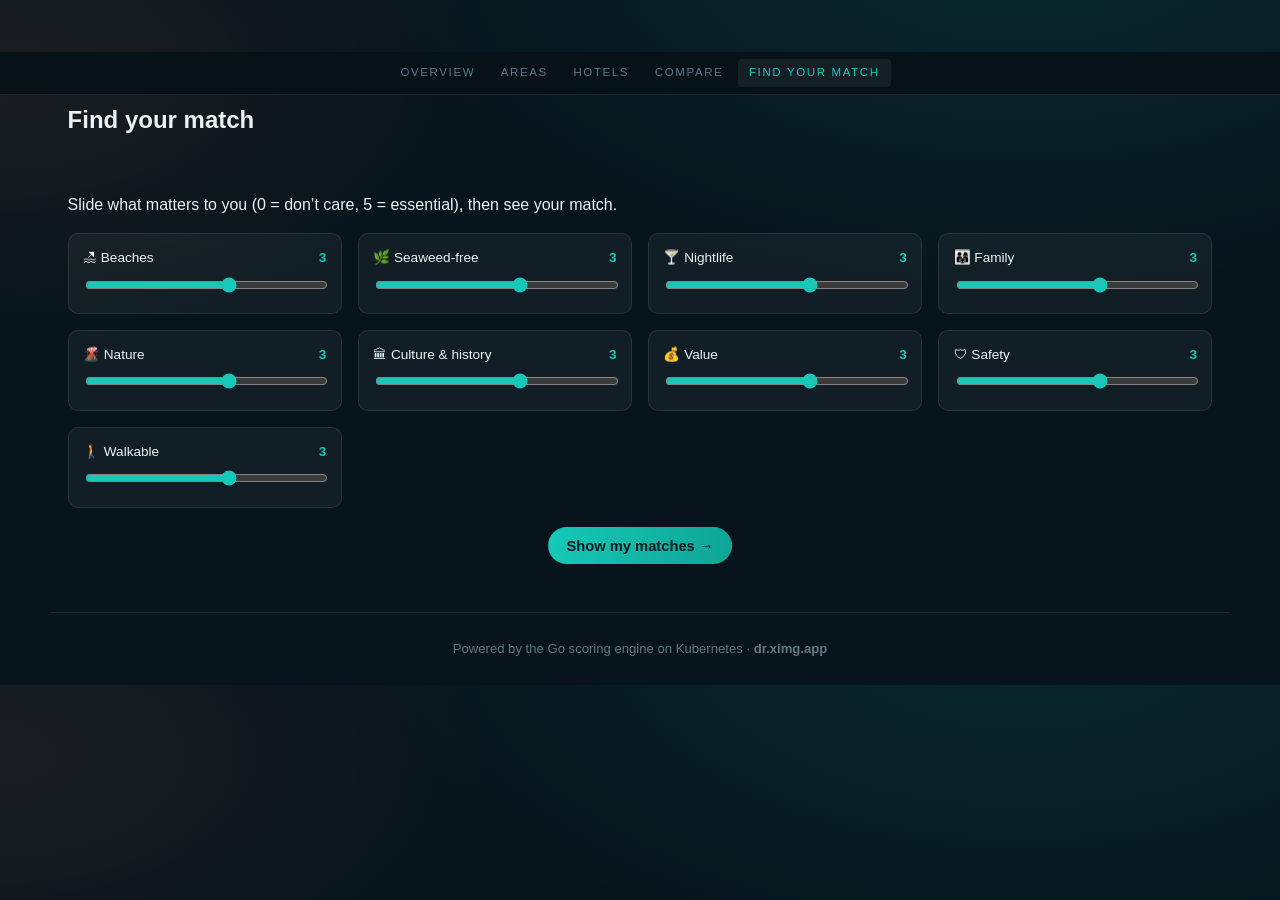
<file: frontend/match.html>
<!doctype html>
<html lang="en">
<head>
  <meta charset="utf-8">
  <meta name="viewport" content="width=device-width, initial-scale=1">
  <title>Find Your Match — DR Area &amp; Hotel Finder</title>
  <meta name="description" content="Tell us what matters — beaches, nightlife, nature, value, low sargassum — and get your best-matched Dominican Republic areas and hotels.">
  <link rel="icon" href="favicon.svg" type="image/svg+xml">
  <link rel="stylesheet" href="dr.css">
</head>
<body data-page="match">
  <nav id="subnav">
    <a href="index.html">Overview</a>
    <a href="areas.html">Areas</a>
    <a href="hotels.html">Hotels</a>
    <a href="compare.html">Compare</a>
    <a href="match.html">Find your match</a>
  </nav>

  <main id="main" class="wrap">
    <section class="section">
      <h1 style="margin:1.4rem 0 .2rem">Find your match</h1>
    </section>
  </main>

  <footer class="foot wrap">Powered by the Go scoring engine on Kubernetes · <strong>dr.ximg.app</strong></footer>
  <script src="app.js?v=1"></script>
</body>
</html>
</file>
<file: frontend/dr.css>
/* dr.ximg.app — Dominican Republic hotel & area comparison
   Self-hosted styles (no external fonts/CDNs). Caribbean palette. */
:root {
  --bg: #07141c;
  --bg2: #0b202c;
  --panel: rgba(255, 255, 255, .045);
  --panel-brd: rgba(255, 255, 255, .09);
  --ink: #e9f3f4;
  --muted: #8aa3ab;
  --dim: #5f7882;
  --accent: #15c8b8;     /* turquoise */
  --accent2: #ff8a5c;    /* coral */
  --gold: #ffd166;
  --good: #36d399;
  --warn: #fbbf6b;
  --bad: #f87171;
  --radius: 14px;
  --maxw: 1180px;
}
* { box-sizing: border-box; }
html { scroll-behavior: smooth; }
body {
  margin: 0;
  background:
    radial-gradient(1100px 600px at 80% -10%, rgba(21, 200, 184, .12), transparent 60%),
    radial-gradient(900px 500px at 0% 10%, rgba(255, 138, 92, .08), transparent 55%),
    var(--bg);
  color: var(--ink);
  font-family: -apple-system, BlinkMacSystemFont, "Segoe UI", Roboto, Helvetica, Arial, sans-serif;
  line-height: 1.55;
  -webkit-font-smoothing: antialiased;
}
a { color: var(--accent); text-decoration: none; }
a:hover { text-decoration: underline; }
.wrap { max-width: var(--maxw); margin: 0 auto; padding: 0 1.1rem; }
.muted { color: var(--muted); }
.dim { color: var(--dim); }

/* sub-nav (sits under the shared ximg nav bar) */
#subnav {
  position: sticky; top: 52px; z-index: 150;
  background: rgba(7, 18, 24, .96);
  backdrop-filter: blur(12px);
  border-bottom: 1px solid var(--panel-brd);
  display: flex; justify-content: center; flex-wrap: wrap; gap: .2rem;
  padding: .45rem 1rem;
}
#subnav a {
  font-size: .72rem; letter-spacing: .14em; text-transform: uppercase;
  color: var(--dim); padding: .32rem .7rem; border-radius: 4px;
  text-decoration: none; transition: color .2s, background .2s;
}
#subnav a:hover, #subnav a.active { color: var(--accent); background: rgba(255, 255, 255, .06); }

/* hero */
.hero { padding: 3.4rem 0 2.2rem; text-align: center; }
.hero h1 {
  font-size: clamp(2rem, 5vw, 3.3rem); line-height: 1.05; margin: 0 0 .6rem; letter-spacing: -.02em;
}
.hero h1 .grad {
  background: linear-gradient(100deg, var(--accent), var(--gold) 55%, var(--accent2));
  -webkit-background-clip: text; background-clip: text; -webkit-text-fill-color: transparent;
}
.hero p { color: var(--muted); font-size: 1.1rem; max-width: 640px; margin: 0 auto 1.4rem; }
.flag { display: inline-block; margin-bottom: .8rem; font-size: 2rem; }

/* buttons */
.btn {
  display: inline-flex; align-items: center; gap: .45rem; cursor: pointer;
  border: 1px solid var(--panel-brd); background: var(--panel); color: var(--ink);
  padding: .6rem 1.1rem; border-radius: 999px; font-size: .92rem; font-weight: 600;
  transition: transform .15s, background .2s, border-color .2s; text-decoration: none;
}
.btn:hover { transform: translateY(-1px); background: rgba(255, 255, 255, .08); text-decoration: none; }
.btn.primary { background: linear-gradient(100deg, var(--accent), #0fa596); border-color: transparent; color: #04161a; }
.btn.coral { background: linear-gradient(100deg, var(--accent2), #f2693f); border-color: transparent; color: #2a0f06; }
.btn-row { display: flex; gap: .7rem; justify-content: center; flex-wrap: wrap; }

/* section headings */
.section { padding: 2.2rem 0; }
.section h2 { font-size: 1.5rem; margin: 0 0 .3rem; letter-spacing: -.01em; }
.section .sub { color: var(--muted); margin: 0 0 1.3rem; }

/* cards grid */
.grid { display: grid; gap: 1.1rem; grid-template-columns: repeat(auto-fill, minmax(280px, 1fr)); }
.card {
  background: var(--panel); border: 1px solid var(--panel-brd); border-radius: var(--radius);
  overflow: hidden; display: flex; flex-direction: column; transition: transform .15s, border-color .2s;
}
.card:hover { transform: translateY(-3px); border-color: rgba(21, 200, 184, .4); }
.card .thumb { aspect-ratio: 16 / 10; background: linear-gradient(135deg, #0d2a33, #103a44); position: relative; overflow: hidden; }
.card .thumb img { width: 100%; height: 100%; object-fit: cover; display: block; }
.card .thumb .ph { position: absolute; inset: 0; display: grid; place-items: center; color: #2f5560; font-size: 2rem; }
.card .body { padding: .9rem 1rem 1.1rem; display: flex; flex-direction: column; gap: .5rem; flex: 1; }
.card h3 { margin: 0; font-size: 1.08rem; }
.card .meta { display: flex; flex-wrap: wrap; gap: .4rem; }
.card .desc { color: var(--muted); font-size: .9rem; flex: 1; }

/* chips / badges */
.chip {
  display: inline-flex; align-items: center; gap: .3rem; font-size: .72rem; font-weight: 600;
  padding: .2rem .55rem; border-radius: 999px; background: rgba(255, 255, 255, .06);
  border: 1px solid var(--panel-brd); color: var(--muted);
}
.chip.accent { color: var(--accent); border-color: rgba(21, 200, 184, .35); }
.chip.coral { color: var(--accent2); border-color: rgba(255, 138, 92, .35); }
.chip.gold { color: var(--gold); border-color: rgba(255, 209, 102, .35); }
.rating { font-weight: 700; color: var(--accent); }
.price { font-weight: 700; }
.price small { color: var(--muted); font-weight: 400; }

/* score bars */
.bars { display: grid; gap: .4rem; }
.bar { display: grid; grid-template-columns: 96px 1fr 32px; align-items: center; gap: .6rem; font-size: .8rem; }
.bar .track { height: 7px; border-radius: 999px; background: rgba(255, 255, 255, .08); overflow: hidden; }
.bar .fill { height: 100%; border-radius: 999px; background: linear-gradient(90deg, var(--accent), var(--gold)); }
.bar .lbl { color: var(--muted); text-transform: capitalize; }
.bar .num { text-align: right; color: var(--ink); font-variant-numeric: tabular-nums; }

/* map */
.mapwrap {
  position: relative; max-width: 760px; margin: 0 auto; aspect-ratio: 3 / 2;
  background: linear-gradient(160deg, #06222b, #08323d);
  border: 1px solid var(--panel-brd); border-radius: var(--radius); overflow: hidden;
}
.mapwrap svg { position: absolute; inset: 0; width: 100%; height: 100%; padding: 4%; }
.mapwrap svg .land { fill: rgba(21, 200, 184, .10); stroke: rgba(21, 200, 184, .55); stroke-width: 1.5; stroke-linejoin: round; }
.marker { cursor: pointer; }
.marker circle { fill: var(--accent2); stroke: #fff; stroke-width: 1.5; transition: r .15s; }
.marker:hover circle { fill: var(--gold); }
.marker text { fill: #eafcff; font-size: 11px; font-weight: 600; paint-order: stroke; stroke: #05161c; stroke-width: 3; }

/* filters / controls */
.controls { display: flex; flex-wrap: wrap; gap: .6rem; align-items: center; margin-bottom: 1.2rem; }
.control { display: flex; flex-direction: column; gap: .25rem; font-size: .76rem; color: var(--muted); }
select, input[type="search"], input[type="number"] {
  background: var(--bg2); color: var(--ink); border: 1px solid var(--panel-brd);
  border-radius: 8px; padding: .45rem .6rem; font-size: .9rem; font-family: inherit;
}
.toggle { display: inline-flex; align-items: center; gap: .4rem; cursor: pointer; user-select: none; padding-top: 1rem; }
.toggle input { accent-color: var(--accent); }

/* table (compare) */
.tablewrap { overflow-x: auto; border: 1px solid var(--panel-brd); border-radius: var(--radius); }
table.compare { border-collapse: collapse; width: 100%; min-width: 560px; }
table.compare th, table.compare td { padding: .7rem .85rem; text-align: left; border-bottom: 1px solid var(--panel-brd); vertical-align: top; font-size: .9rem; }
table.compare thead th { position: sticky; top: 0; background: var(--bg2); }
table.compare th.rowlbl { color: var(--muted); font-weight: 600; white-space: nowrap; background: rgba(255,255,255,.02); }
table.compare tr:hover td { background: rgba(255, 255, 255, .02); }

/* quiz sliders */
.sliders { display: grid; gap: 1rem; grid-template-columns: repeat(auto-fit, minmax(240px, 1fr)); }
.slider { background: var(--panel); border: 1px solid var(--panel-brd); border-radius: 10px; padding: .8rem .9rem; }
.slider label { display: flex; justify-content: space-between; font-size: .85rem; margin-bottom: .4rem; }
.slider input[type="range"] { width: 100%; accent-color: var(--accent); }

/* compare tray */
#tray {
  position: fixed; left: 0; right: 0; bottom: 0; z-index: 200; transform: translateY(110%);
  transition: transform .25s ease; background: rgba(8, 22, 29, .97); backdrop-filter: blur(14px);
  border-top: 1px solid var(--panel-brd); padding: .7rem 1rem;
}
#tray.show { transform: translateY(0); }
#tray .inner { max-width: var(--maxw); margin: 0 auto; display: flex; align-items: center; gap: .7rem; flex-wrap: wrap; }
#tray .items { display: flex; gap: .5rem; flex-wrap: wrap; flex: 1; }
#tray .pill { display: inline-flex; align-items: center; gap: .4rem; background: var(--panel); border: 1px solid var(--panel-brd); border-radius: 999px; padding: .25rem .6rem; font-size: .82rem; }
#tray .pill b { color: var(--accent); cursor: pointer; }

/* misc */
.empty { text-align: center; color: var(--muted); padding: 3rem 1rem; }
.spinner { width: 26px; height: 26px; border: 3px solid rgba(255,255,255,.15); border-top-color: var(--accent); border-radius: 50%; animation: spin .8s linear infinite; margin: 2.5rem auto; }
@keyframes spin { to { transform: rotate(360deg); } }
footer.foot { border-top: 1px solid var(--panel-brd); margin-top: 3rem; padding: 1.6rem 0; color: var(--dim); font-size: .82rem; text-align: center; }
.gallery { display: grid; gap: .6rem; grid-template-columns: repeat(auto-fit, minmax(160px, 1fr)); }
.gallery img { width: 100%; aspect-ratio: 4/3; object-fit: cover; border-radius: 10px; border: 1px solid var(--panel-brd); }
.split { display: grid; gap: 1.6rem; grid-template-columns: 1.4fr 1fr; }
@media (max-width: 760px) { .split { grid-template-columns: 1fr; } .bar { grid-template-columns: 80px 1fr 28px; } }
.pros-cons { display: grid; gap: 1rem; grid-template-columns: 1fr 1fr; }
.pros-cons ul { margin: .3rem 0 0; padding-left: 1.1rem; }
.pros-cons .pros li::marker { color: var(--good); }
.pros-cons .cons li::marker { color: var(--bad); }
@media (max-width: 560px) { .pros-cons { grid-template-columns: 1fr; } }
</file>
